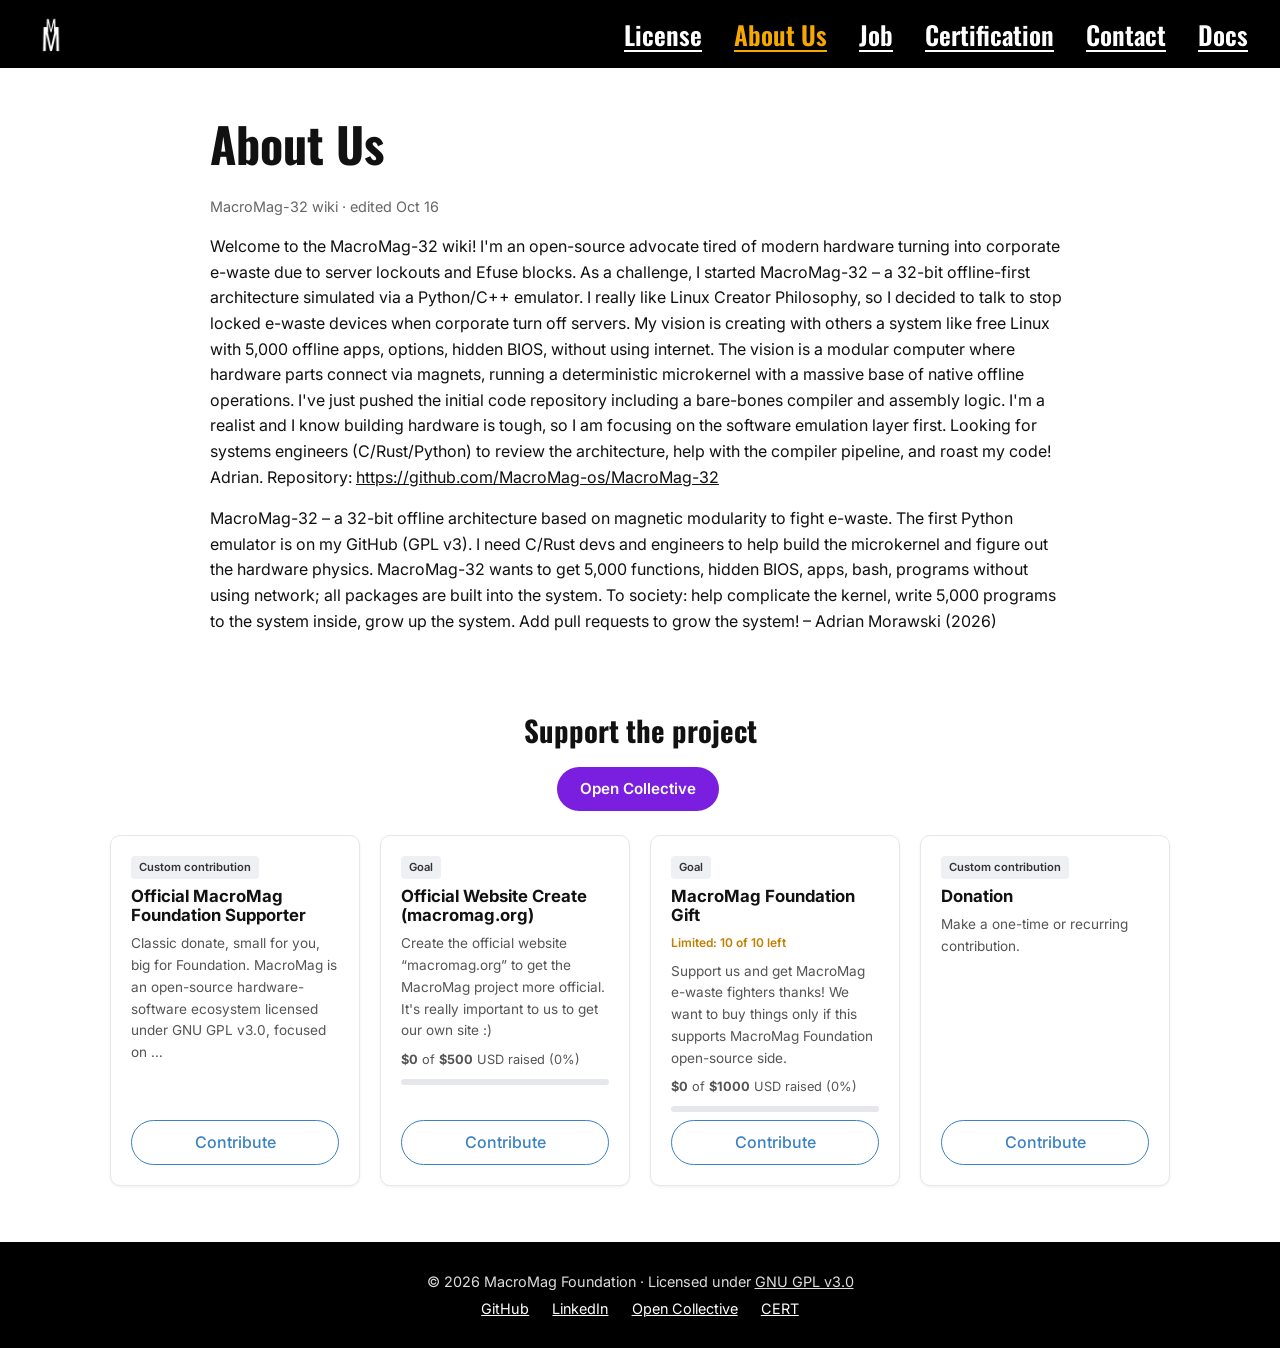
<file: about.html>
<!DOCTYPE html>
<html lang="en">
<head>
<meta charset="UTF-8">
<meta name="viewport" content="width=device-width, initial-scale=1">
<title>About Us - MacroMag Foundation</title>
<meta name="description" content="About MacroMag-32 and the MacroMag Foundation.">
<link rel="preconnect" href="https://fonts.googleapis.com">
<link rel="preconnect" href="https://fonts.gstatic.com" crossorigin>
<link href="https://fonts.googleapis.com/css2?family=Oswald:wght@400;500;600;700&family=Inter:wght@400;500;600&display=swap" rel="stylesheet">
<link rel="stylesheet" href="style.css">
</head>
<body>
<header class="topbar">
  <a class="brand" href="index.html" aria-label="MacroMag Foundation - home"><img src="logo.png" alt="MacroMag OS" style="height: 36px; width: auto; display: block;"></a>
  <button class="menu-btn" id="menuBtn" aria-label="Toggle menu" aria-expanded="false" aria-controls="mainNav"><span></span><span></span><span></span></button>
  <nav id="mainNav" aria-label="Main">
    <ul><li><a href="license.html">License</a></li><li><a href="about.html" aria-current="page">About Us</a></li><li><a href="job.html">Job</a></li><li><a href="certification.html">Certification</a></li><li><a href="contact.html">Contact</a></li><li><a href="docs.html">Docs</a></li></ul>
  </nav>
</header>
<main>
<section class="doc">
  <h1>About Us</h1>
  <p class="meta">MacroMag-32 wiki &middot; edited Oct 16</p>
  <p>Welcome to the MacroMag-32 wiki! I'm an open-source advocate tired of modern hardware turning into corporate e-waste due to server lockouts and Efuse blocks. As a challenge, I started MacroMag-32 &ndash; a 32-bit offline-first architecture simulated via a Python/C++ emulator. I really like Linux Creator Philosophy, so I decided to talk to stop locked e-waste devices when corporate turn off servers. My vision is creating with others a system like free Linux with 5,000 offline apps, options, hidden BIOS, without using internet. The vision is a modular computer where hardware parts connect via magnets, running a deterministic microkernel with a massive base of native offline operations. I've just pushed the initial code repository including a bare-bones compiler and assembly logic. I'm a realist and I know building hardware is tough, so I am focusing on the software emulation layer first. Looking for systems engineers (C/Rust/Python) to review the architecture, help with the compiler pipeline, and roast my code! Adrian. Repository: <a href="https://github.com/MacroMag-os/MacroMag-32" target="_blank" rel="noopener">https://github.com/MacroMag-os/MacroMag-32</a></p>
  <p>MacroMag-32 &ndash; a 32-bit offline architecture based on magnetic modularity to fight e-waste. The first Python emulator is on my GitHub (GPL v3). I need C/Rust devs and engineers to help build the microkernel and figure out the hardware physics. MacroMag-32 wants to get 5,000 functions, hidden BIOS, apps, bash, programs without using network; all packages are built into the system. To society: help complicate the kernel, write 5,000 programs to the system inside, grow up the system. Add pull requests to grow the system! &ndash; Adrian Morawski (2026)</p>
</section>

<section class="support">
  <h2>Support the project</h2>
  <p class="center"><a class="btn btn-purple" href="https://opencollective.com/macromag" target="_blank" rel="noopener">Open Collective</a></p>
  <div class="tiers">
    <article class="tier"><span class="tag">Custom contribution</span><h3>Official MacroMag Foundation Supporter</h3><p>Classic donate, small for you, big for Foundation. MacroMag is an open-source hardware-software ecosystem licensed under GNU GPL v3.0, focused on &hellip;</p><a class="btn-outline" href="https://opencollective.com/macromag" target="_blank" rel="noopener">Contribute</a></article>
    <article class="tier"><span class="tag">Goal</span><h3>Official Website Create (macromag.org)</h3><p>Create the official website &ldquo;macromag.org&rdquo; to get the MacroMag project more official. It's really important to us to get our own site :)</p><p class="progress"><strong>$0</strong> of <strong>$500</strong> USD raised (0%)</p><div class="bar"><i style="width:0%"></i></div><a class="btn-outline" href="https://opencollective.com/macromag" target="_blank" rel="noopener">Contribute</a></article>
    <article class="tier"><span class="tag">Goal</span><h3>MacroMag Foundation Gift</h3><p class="limit">Limited: 10 of 10 left</p><p>Support us and get MacroMag e-waste fighters thanks! We want to buy things only if this supports MacroMag Foundation open-source side.</p><p class="progress"><strong>$0</strong> of <strong>$1000</strong> USD raised (0%)</p><div class="bar"><i style="width:0%"></i></div><a class="btn-outline" href="https://opencollective.com/macromag" target="_blank" rel="noopener">Contribute</a></article>
    <article class="tier"><span class="tag">Custom contribution</span><h3>Donation</h3><p>Make a one-time or recurring contribution.</p><a class="btn-outline" href="https://opencollective.com/macromag" target="_blank" rel="noopener">Contribute</a></article>
  </div>
</section>

</main>
<footer class="footer">
  <p>&copy; 2026 MacroMag Foundation &middot; Licensed under <a href="license.html">GNU GPL v3.0</a></p>
  <p class="foot-links"><a href="https://github.com/MacroMag-os/MacroMag-32" target="_blank" rel="noopener">GitHub</a> <a href="https://linkedin.com/company/macromag" target="_blank" rel="noopener">LinkedIn</a> <a href="https://opencollective.com/macromag" target="_blank" rel="noopener">Open Collective</a> <a href="https://macromag.my.canva.site/cert" target="_blank" rel="noopener">CERT</a></p>
</footer>
<script src="script.js"></script>

</body>
</html>
</file>
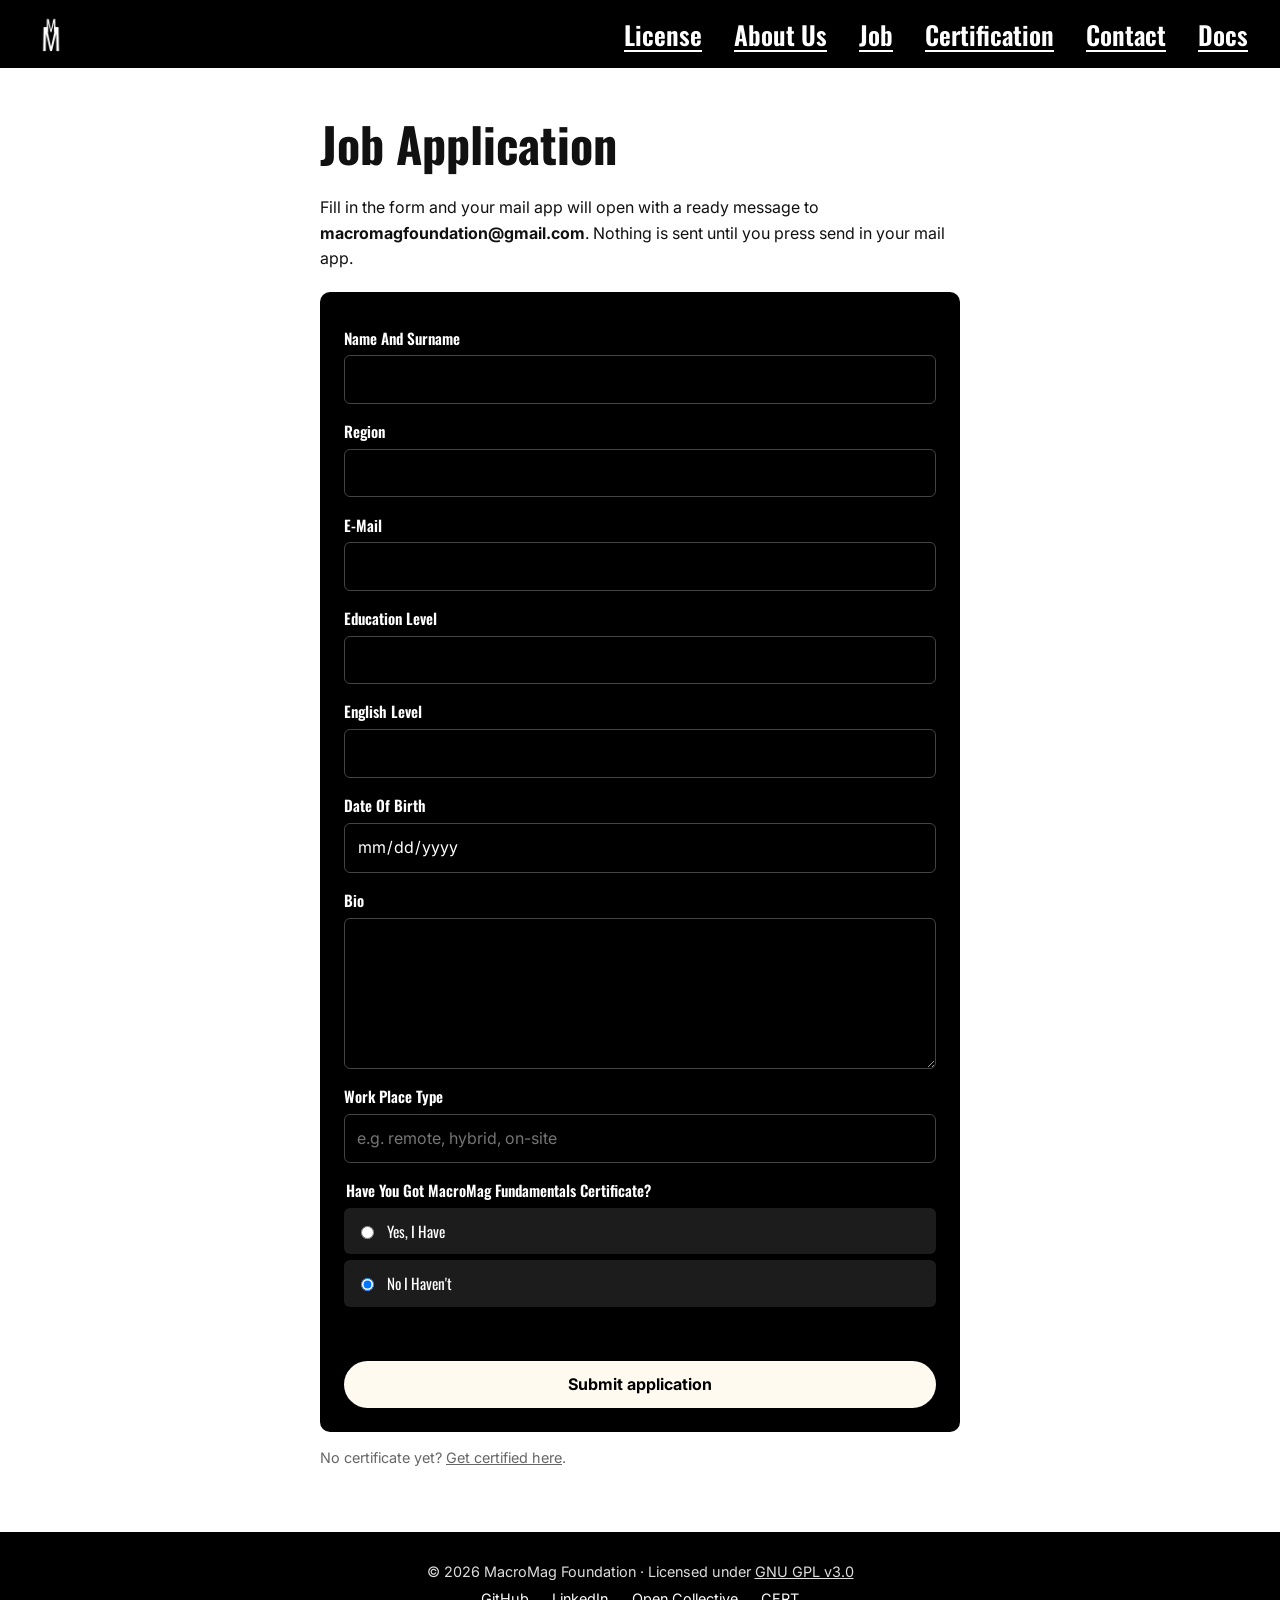
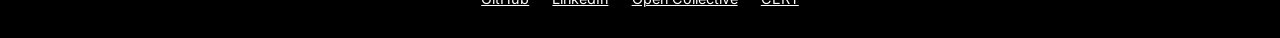
<file: apply.html>
<!DOCTYPE html>
<html lang="en">
<head>
<meta charset="UTF-8">
<meta name="viewport" content="width=device-width, initial-scale=1">
<title>Job Application - MacroMag Foundation</title>
<meta name="description" content="Apply to contribute to MacroMag Foundation.">
<link rel="preconnect" href="https://fonts.googleapis.com">
<link rel="preconnect" href="https://fonts.gstatic.com" crossorigin>
<link href="https://fonts.googleapis.com/css2?family=Oswald:wght@400;500;600;700&family=Inter:wght@400;500;600&display=swap" rel="stylesheet">
<link rel="stylesheet" href="style.css">
</head>
<body>
<header class="topbar">
  <a class="brand" href="index.html" aria-label="MacroMag Foundation - home"><img src="logo.png" alt="MacroMag OS" style="height: 36px; width: auto; display: block;"></a>
  <button class="menu-btn" id="menuBtn" aria-label="Toggle menu" aria-expanded="false" aria-controls="mainNav"><span></span><span></span><span></span></button>
  <nav id="mainNav" aria-label="Main">
    <ul><li><a href="license.html">License</a></li><li><a href="about.html">About Us</a></li><li><a href="job.html">Job</a></li><li><a href="certification.html">Certification</a></li><li><a href="contact.html">Contact</a></li><li><a href="docs.html">Docs</a></li></ul>
  </nav>
</header>
<main>
<section class="doc narrow">
  <h1>Job Application</h1>
  <p>Fill in the form and your mail app will open with a ready message to <strong>macromagfoundation@gmail.com</strong>. Nothing is sent until you press send in your mail app.</p>
  <form id="applyForm" class="form" novalidate>
    <label for="f-name">Name And Surname</label>
    <input id="f-name" name="name" type="text" required autocomplete="name">

    <label for="f-region">Region</label>
    <input id="f-region" name="region" type="text" autocomplete="country-name">

    <label for="f-email">E-Mail</label>
    <input id="f-email" name="email" type="email" required autocomplete="email">

    <label for="f-edu">Education Level</label>
    <input id="f-edu" name="education" type="text">

    <label for="f-eng">English Level</label>
    <input id="f-eng" name="english" type="text">

    <label for="f-dob">Date Of Birth</label>
    <input id="f-dob" name="dob" type="date" autocomplete="bday">

    <label for="f-bio">Bio</label>
    <textarea id="f-bio" name="bio" rows="5"></textarea>

    <label for="f-work">Work Place Type</label>
    <input id="f-work" name="work" type="text" placeholder="e.g. remote, hybrid, on-site">

    <fieldset>
      <legend>Have You Got MacroMag Fundamentals Certificate?</legend>
      <label class="check"><input type="radio" name="cert" value="Yes, I Have"> Yes, I Have</label>
      <label class="check"><input type="radio" name="cert" value="No I Haven't" checked> No I Haven't</label>
    </fieldset>

    <p id="formMsg" class="form-msg" role="status"></p>
    <button type="submit" class="submit">Submit application</button>
  </form>
  <p class="small">No certificate yet? <a href="certification.html">Get certified here</a>.</p>
</section>

</main>
<footer class="footer">
  <p>&copy; 2026 MacroMag Foundation &middot; Licensed under <a href="license.html">GNU GPL v3.0</a></p>
  <p class="foot-links"><a href="https://github.com/MacroMag-os/MacroMag-32" target="_blank" rel="noopener">GitHub</a> <a href="https://linkedin.com/company/macromag" target="_blank" rel="noopener">LinkedIn</a> <a href="https://opencollective.com/macromag" target="_blank" rel="noopener">Open Collective</a> <a href="https://macromag.my.canva.site/cert" target="_blank" rel="noopener">CERT</a></p>
</footer>
<script src="script.js"></script>

</body>
</html>
</file>
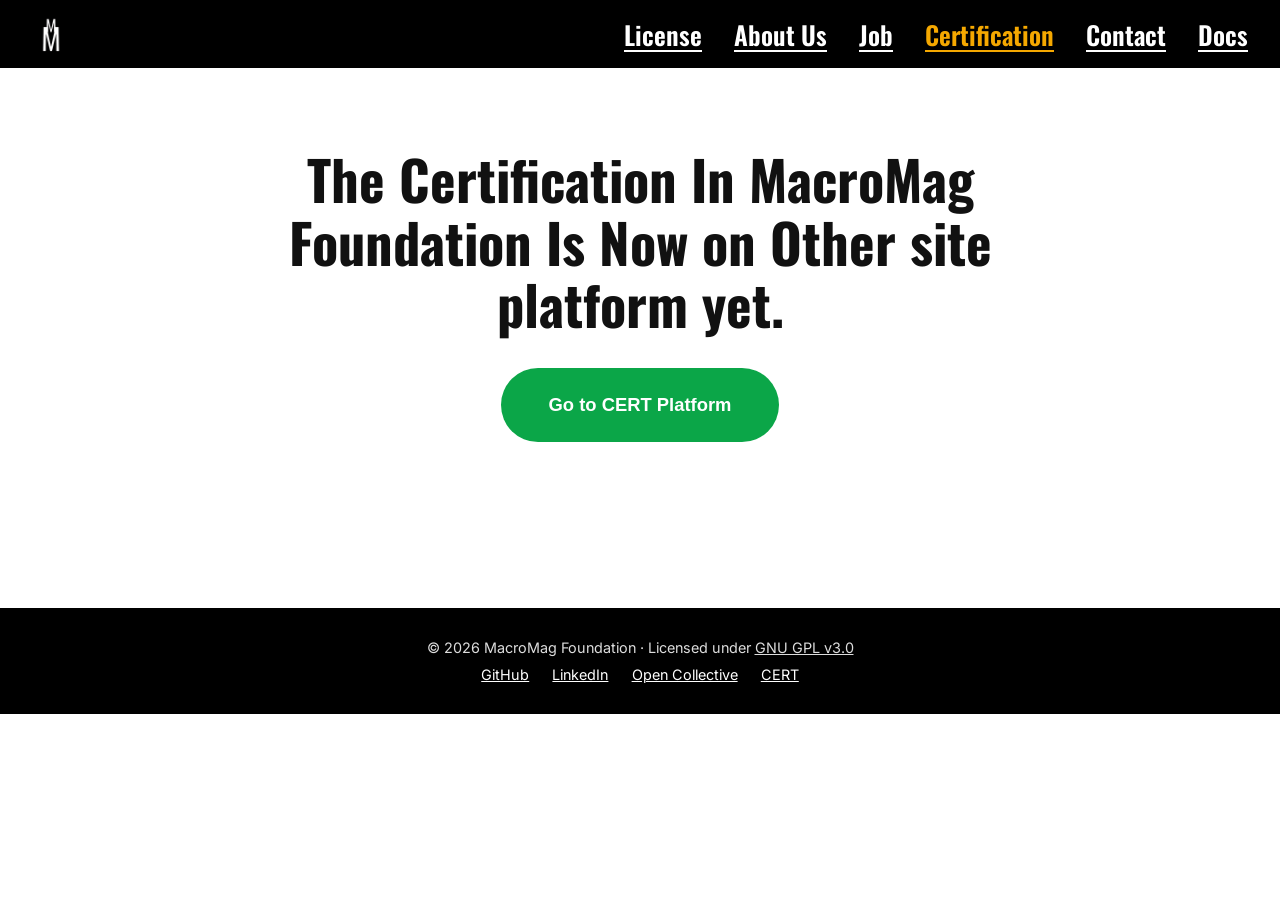
<file: certification.html>
<!DOCTYPE html>
<html lang="en">
<head>
<meta charset="UTF-8">
<meta name="viewport" content="width=device-width, initial-scale=1">
<title>Certification - MacroMag Foundation</title>
<meta name="description" content="MacroMag Foundation certification platform.">
<link rel="preconnect" href="https://fonts.googleapis.com">
<link rel="preconnect" href="https://fonts.gstatic.com" crossorigin>
<link href="https://fonts.googleapis.com/css2?family=Oswald:wght@400;500;600;700&family=Inter:wght@400;500;600&display=swap" rel="stylesheet">
<link rel="stylesheet" href="style.css">
</head>
<body>
<header class="topbar">
  <a class="brand" href="index.html" aria-label="MacroMag Foundation - home"><img src="logo.png" alt="MacroMag OS" style="height: 36px; width: auto; display: block;"></a>
  <button class="menu-btn" id="menuBtn" aria-label="Toggle menu" aria-expanded="false" aria-controls="mainNav"><span></span><span></span><span></span></button>
  <nav id="mainNav" aria-label="Main">
    <ul><li><a href="license.html">License</a></li><li><a href="about.html">About Us</a></li><li><a href="job.html">Job</a></li><li><a href="certification.html" aria-current="page">Certification</a></li><li><a href="contact.html">Contact</a></li><li><a href="docs.html">Docs</a></li></ul>
  </nav>
</header>
<main>
<section class="center-page">
  <h1>The Certification In MacroMag Foundation Is Now on Other site platform yet.</h1>
  <a class="btn-green" href="https://macromag.my.canva.site/cert" target="_blank" rel="noopener">Go to CERT Platform</a>
</section>

</main>
<footer class="footer">
  <p>&copy; 2026 MacroMag Foundation &middot; Licensed under <a href="license.html">GNU GPL v3.0</a></p>
  <p class="foot-links"><a href="https://github.com/MacroMag-os/MacroMag-32" target="_blank" rel="noopener">GitHub</a> <a href="https://linkedin.com/company/macromag" target="_blank" rel="noopener">LinkedIn</a> <a href="https://opencollective.com/macromag" target="_blank" rel="noopener">Open Collective</a> <a href="https://macromag.my.canva.site/cert" target="_blank" rel="noopener">CERT</a></p>
</footer>
<script src="script.js"></script>

</body>
</html>
</file>
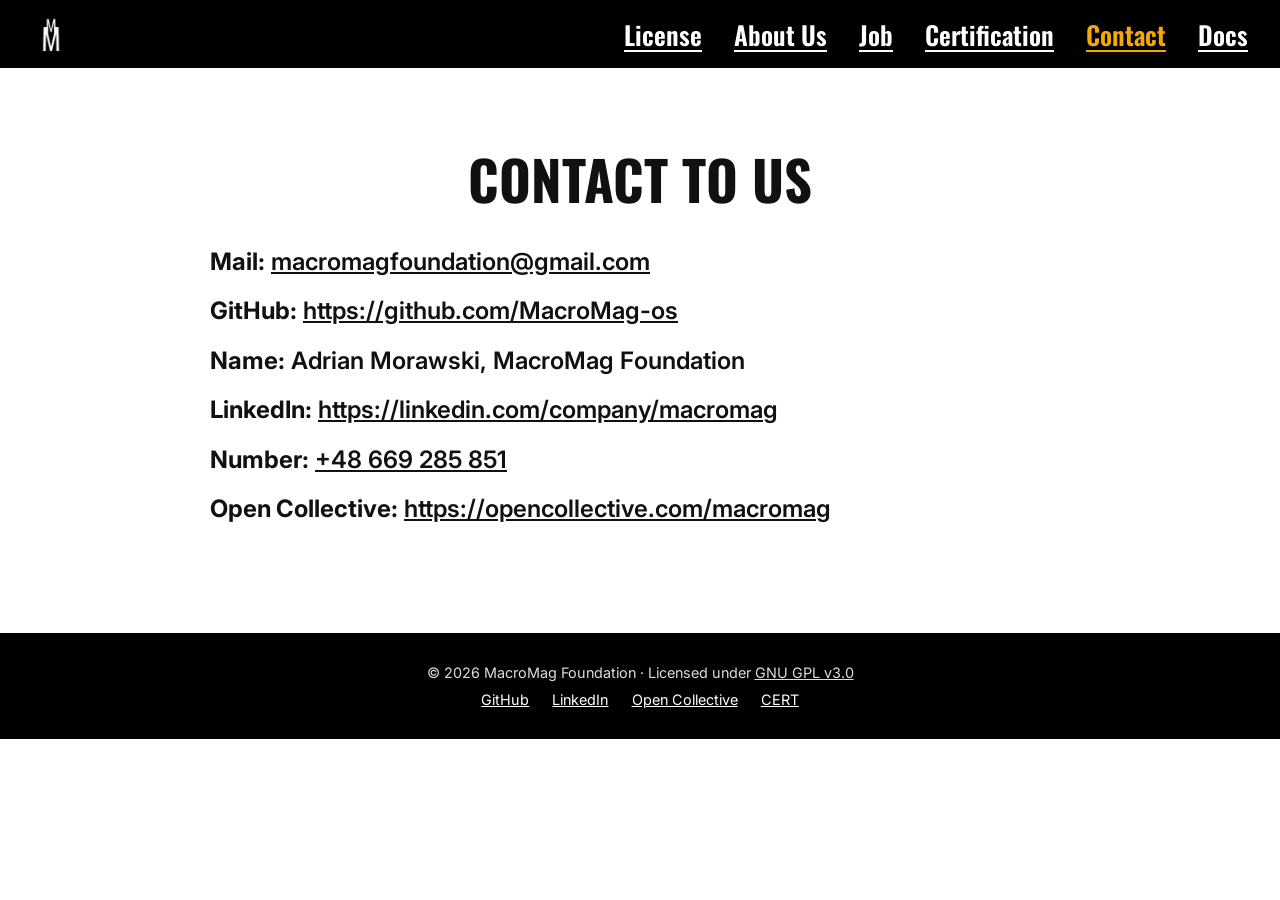
<file: contact.html>
<!DOCTYPE html>
<html lang="en">
<head>
<meta charset="UTF-8">
<meta name="viewport" content="width=device-width, initial-scale=1">
<title>Contact - MacroMag Foundation</title>
<meta name="description" content="Contact the MacroMag Foundation.">
<link rel="preconnect" href="https://fonts.googleapis.com">
<link rel="preconnect" href="https://fonts.gstatic.com" crossorigin>
<link href="https://fonts.googleapis.com/css2?family=Oswald:wght@400;500;600;700&family=Inter:wght@400;500;600&display=swap" rel="stylesheet">
<link rel="stylesheet" href="style.css">
</head>
<body>
<header class="topbar">
  <a class="brand" href="index.html" aria-label="MacroMag Foundation - home"><img src="logo.png" alt="MacroMag OS" style="height: 36px; width: auto; display: block;"></a>
  <button class="menu-btn" id="menuBtn" aria-label="Toggle menu" aria-expanded="false" aria-controls="mainNav"><span></span><span></span><span></span></button>
  <nav id="mainNav" aria-label="Main">
    <ul><li><a href="license.html">License</a></li><li><a href="about.html">About Us</a></li><li><a href="job.html">Job</a></li><li><a href="certification.html">Certification</a></li><li><a href="contact.html" aria-current="page">Contact</a></li><li><a href="docs.html">Docs</a></li></ul>
  </nav>
</header>
<main>
<section class="center-page left">
  <h1>CONTACT TO US</h1>
  <ul class="contact-list">
    <li><strong>Mail:</strong> <a href="mailto:macromagfoundation@gmail.com">macromagfoundation@gmail.com</a></li>
    <li><strong>GitHub:</strong> <a href="https://github.com/MacroMag-os" target="_blank" rel="noopener">https://github.com/MacroMag-os</a></li>
    <li><strong>Name:</strong> Adrian Morawski, MacroMag Foundation</li>
    <li><strong>LinkedIn:</strong> <a href="https://linkedin.com/company/macromag" target="_blank" rel="noopener">https://linkedin.com/company/macromag</a></li>
    <li><strong>Number:</strong> <a href="tel:+48669285851">+48 669 285 851</a></li>
    <li><strong>Open Collective:</strong> <a href="https://opencollective.com/macromag" target="_blank" rel="noopener">https://opencollective.com/macromag</a></li>
  </ul>
</section>

</main>
<footer class="footer">
  <p>&copy; 2026 MacroMag Foundation &middot; Licensed under <a href="license.html">GNU GPL v3.0</a></p>
  <p class="foot-links"><a href="https://github.com/MacroMag-os/MacroMag-32" target="_blank" rel="noopener">GitHub</a> <a href="https://linkedin.com/company/macromag" target="_blank" rel="noopener">LinkedIn</a> <a href="https://opencollective.com/macromag" target="_blank" rel="noopener">Open Collective</a> <a href="https://macromag.my.canva.site/cert" target="_blank" rel="noopener">CERT</a></p>
</footer>
<script src="script.js"></script>

</body>
</html>
</file>
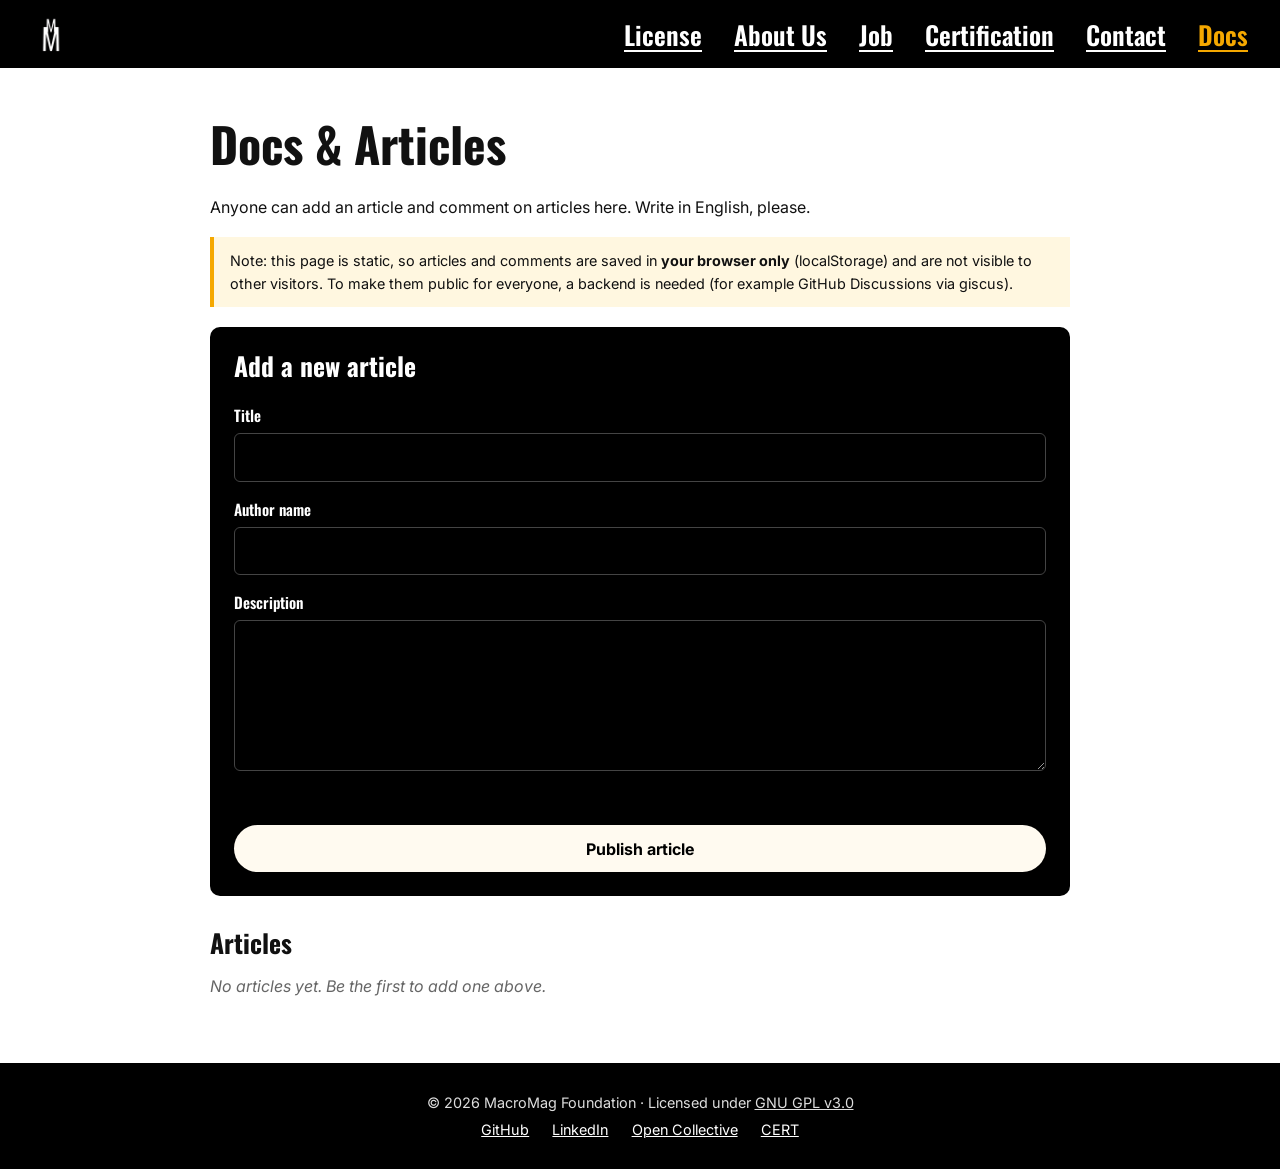
<file: docs.html>
<!DOCTYPE html>
<html lang="en">
<head>
<meta charset="UTF-8">
<meta name="viewport" content="width=device-width, initial-scale=1">
<title>Docs - MacroMag Foundation</title>
<meta name="description" content="Articles and comments from the MacroMag community.">
<link rel="preconnect" href="https://fonts.googleapis.com">
<link rel="preconnect" href="https://fonts.gstatic.com" crossorigin>
<link href="https://fonts.googleapis.com/css2?family=Oswald:wght@400;500;600;700&family=Inter:wght@400;500;600&display=swap" rel="stylesheet">
<link rel="stylesheet" href="style.css">
</head>
<body>
<header class="topbar">
  <a class="brand" href="index.html" aria-label="MacroMag Foundation - home"><img src="logo.png" alt="MacroMag OS" style="height: 36px; width: auto; display: block;"></a>
  <button class="menu-btn" id="menuBtn" aria-label="Toggle menu" aria-expanded="false" aria-controls="mainNav"><span></span><span></span><span></span></button>
  <nav id="mainNav" aria-label="Main">
    <ul><li><a href="license.html">License</a></li><li><a href="about.html">About Us</a></li><li><a href="job.html">Job</a></li><li><a href="certification.html">Certification</a></li><li><a href="contact.html">Contact</a></li><li><a href="docs.html" aria-current="page">Docs</a></li></ul>
  </nav>
</header>
<main>
<section class="doc">
  <h1>Docs &amp; Articles</h1>
  <p>Anyone can add an article and comment on articles here. Write in English, please.</p>
  <p class="notice">Note: this page is static, so articles and comments are saved in <strong>your browser only</strong> (localStorage) and are not visible to other visitors. To make them public for everyone, a backend is needed (for example GitHub Discussions via giscus).</p>

  <form id="articleForm" class="form" novalidate>
    <h2>Add a new article</h2>
    <label for="a-title">Title</label>
    <input id="a-title" type="text" maxlength="120" required>
    <label for="a-author">Author name</label>
    <input id="a-author" type="text" maxlength="60" required>
    <label for="a-desc">Description</label>
    <textarea id="a-desc" rows="5" maxlength="3000" required></textarea>
    <p id="articleMsg" class="form-msg" role="status"></p>
    <button type="submit" class="submit">Publish article</button>
  </form>

  <h2>Articles</h2>
  <div id="articles" aria-live="polite"></div>
</section>

</main>
<footer class="footer">
  <p>&copy; 2026 MacroMag Foundation &middot; Licensed under <a href="license.html">GNU GPL v3.0</a></p>
  <p class="foot-links"><a href="https://github.com/MacroMag-os/MacroMag-32" target="_blank" rel="noopener">GitHub</a> <a href="https://linkedin.com/company/macromag" target="_blank" rel="noopener">LinkedIn</a> <a href="https://opencollective.com/macromag" target="_blank" rel="noopener">Open Collective</a> <a href="https://macromag.my.canva.site/cert" target="_blank" rel="noopener">CERT</a></p>
</footer>
<script src="script.js"></script>

</body>
</html>
</file>
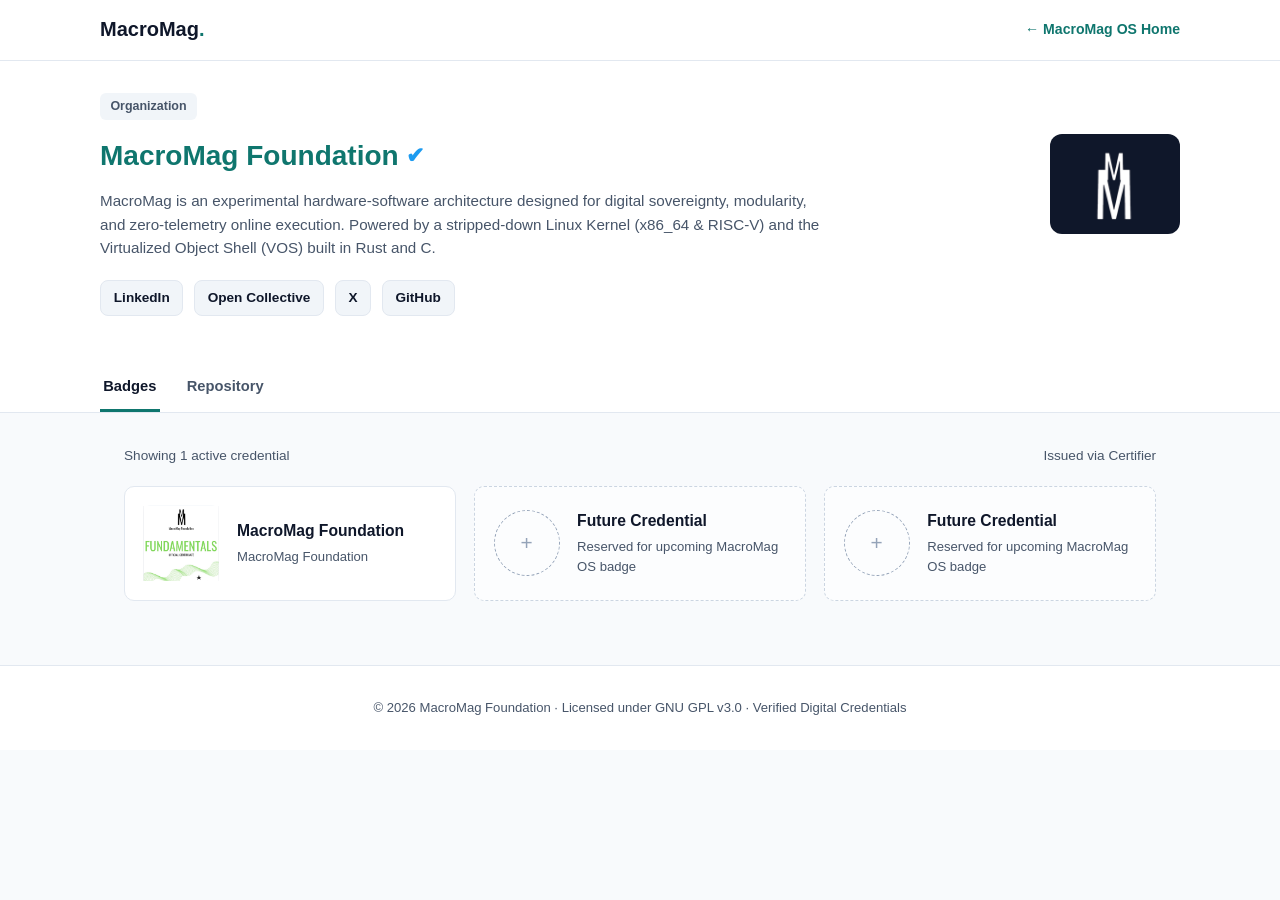
<file: info.html>
<!DOCTYPE html>
<html lang="en">
<head>
  <meta charset="UTF-8" />
  <meta name="viewport" content="width=device-width, initial-scale=1.0" />
  <title>MacroMag Foundation – Official Issuer Directory</title>
  <meta property="og:title" content="MacroMag Foundation – Official Digital Credentials" />
  <meta property="og:description" content="MacroMag is an experimental hardware-software architecture designed for digital sovereignty, modularity, and zero-telemetry online execution." />
  <meta property="og:url" content="https://macromag-os.github.io" />
  <meta property="og:image" content="https://macromag-os.github.io" />
  <meta property="og:type" content="website" />
  <style>
    :root { --bg-page: #f8fafc; --bg-white: #ffffff; --border-light: #e2e8f0; --text-dark: #0f172a; --text-muted: #475569; --accent-teal: #0f766e; --verified-blue: #1d9bf0; }
    * { box-sizing: border-box; margin: 0; padding: 0; }
    body { font-family: -apple-system, BlinkMacSystemFont, "Segoe UI", Roboto, sans-serif; background: var(--bg-page); color: var(--text-dark); line-height: 1.55; }
    .topbar { background: var(--bg-white); border-bottom: 1px solid var(--border-light); padding: 0.9rem 1.5rem; }
    .topbar-inner { max-width: 1080px; margin: 0 auto; display: flex; justify-content: space-between; align-items: center; }
    .brand-logo { font-weight: 800; font-size: 1.25rem; color: var(--text-dark); text-decoration: none; }
    .brand-logo span { color: var(--accent-teal); }
    .back-link { font-size: 0.88rem; color: var(--accent-teal); text-decoration: none; font-weight: 600; }
    .org-header-wrapper { background: var(--bg-white); border-bottom: 1px solid var(--border-light); padding: 2rem 1.5rem 0; }
    .org-header { max-width: 1080px; margin: 0 auto; }
    .org-pill { display: inline-block; background: #f1f5f9; color: var(--text-muted); font-size: 0.78rem; font-weight: 600; padding: 0.25rem 0.65rem; border-radius: 6px; margin-bottom: 0.85rem; }
    .org-main-row { display: flex; justify-content: space-between; align-items: flex-start; gap: 1.5rem; margin-bottom: 1.5rem; flex-wrap: wrap; }
    .org-text-col { flex: 1; min-width: 260px; max-width: 720px; }
    .org-title { display: flex; align-items: center; gap: 0.45rem; font-size: 1.75rem; font-weight: 700; color: var(--accent-teal); margin-bottom: 0.75rem; }
    .verified-icon { color: var(--verified-blue); font-size: 1.35rem; }
    .org-desc { font-size: 0.95rem; color: var(--text-muted); margin-bottom: 1.25rem; }
    .social-row { display: flex; flex-wrap: wrap; gap: 0.65rem; margin-bottom: 1.5rem; }
    .social-row a { color: var(--text-dark); text-decoration: none; font-size: 0.85rem; font-weight: 600; padding: 0.4rem 0.8rem; border-radius: 8px; background: #f1f5f9; border: 1px solid var(--border-light); }
    .social-row a:hover { background: var(--accent-teal); color: #fff; }
    .org-emblem { width: 130px; height: 100px; border-radius: 12px; display: flex; align-items: center; justify-content: center; background: #0f172a; padding: 0.8rem; }
    .org-emblem img { max-width: 100%; max-height: 100%; object-fit: contain; }
    .tabs-bar { display: flex; gap: 1.5rem; }
    .tab-item { padding: 0.7rem 0.2rem; font-size: 0.92rem; font-weight: 600; color: var(--text-muted); border-bottom: 3px solid transparent; text-decoration: none; }
    .tab-item.active { color: var(--text-dark); border-bottom-color: var(--accent-teal); }
    .catalog-section { max-width: 1080px; margin: 2rem auto 4rem; padding: 0 1.5rem; }
    .catalog-meta { display: flex; justify-content: space-between; margin-bottom: 1.25rem; font-size: 0.85rem; color: var(--text-muted); }
    .badges-grid { display: grid; grid-template-columns: repeat(auto-fill, minmax(290px, 1fr)); gap: 1.15rem; }
    .badge-tile { background: var(--bg-white); border: 1px solid var(--border-light); border-radius: 10px; padding: 1.15rem; display: flex; align-items: center; gap: 1.1rem; }
    .badge-thumb { width: 76px; height: 76px; flex-shrink: 0; display: flex; align-items: center; justify-content: center; border-radius: 8px; background: #f8fafc; }
    .badge-thumb img { max-width: 100%; max-height: 100%; object-fit: contain; }
    .badge-details h3 { font-size: 0.98rem; font-weight: 600; margin-bottom: 0.2rem; }
    .badge-details p { font-size: 0.82rem; color: var(--text-muted); }
    .badge-tile.placeholder { background: rgba(255,255,255,0.6); border: 1px dashed #cbd5e1; }
    .placeholder-circle { width: 66px; height: 66px; border-radius: 50%; border: 1px dashed #94a3b8; display: flex; align-items: center; justify-content: center; color: #94a3b8; font-size: 1.3rem; flex-shrink: 0; }
    footer { text-align: center; padding: 2rem 1rem; font-size: 0.82rem; color: var(--text-muted); border-top: 1px solid var(--border-light); background: var(--bg-white); }
  </style>
</head>
<body>
  <div class="topbar">
    <div class="topbar-inner">
      <a href="https://macromag-os.github.io" class="brand-logo">MacroMag<span>.</span></a>
      <a href="https://macromag-os.github.io" class="back-link">← MacroMag OS Home</a>
    </div>
  </div>

  <section class="org-header-wrapper">
    <div class="org-header">
      <div class="org-pill">Organization</div>
      <div class="org-main-row">
        <div class="org-text-col">
          <h1 class="org-title">MacroMag Foundation <span class="verified-icon" title="Official Issuer">✔</span></h1>
          <p class="org-desc">MacroMag is an experimental hardware-software architecture designed for digital sovereignty, modularity, and zero-telemetry online execution. Powered by a stripped-down Linux Kernel (x86_64 &amp; RISC-V) and the Virtualized Object Shell (VOS) built in Rust and C.</p>
          <div class="social-row">
            <a href="https://linkedin.com/company/macromag" target="_blank">LinkedIn</a>
            <a href="https://opencollective.com/macromag" target="_blank">Open Collective</a>
            <a href="https://x.com/macromagos" target="_blank">X</a>
            <a href="https://github.com/MacroMag-os" target="_blank">GitHub</a>
          </div>
        </div>
        <div class="org-emblem">
          <img src="logo-mm.png" alt="MacroMag Foundation Logo" />
        </div>
      </div>
      <div class="tabs-bar">
        <a href="#badges" class="tab-item active">Badges</a>
        <a href="https://github.com/Macromag-os/MacroMag-32" target="_blank" class="tab-item">Repository</a>
      </div>
    </div>
  </section>

  <main class="catalog-section" id="badges">
    <div class="catalog-meta">
      <span>Showing 1 active credential</span>
      <span>Issued via Certifier</span>
    </div>
    <div class="badges-grid">
      <article class="badge-tile">
        <div class="badge-thumb">
          <img src="badge-macromag.png" alt="MacroMag Foundation Badge" />
        </div>
        <div class="badge-details">
          <h3>MacroMag Foundation</h3>
          <p>MacroMag Foundation</p>
        </div>
      </article>
      <div class="badge-tile placeholder">
        <div class="placeholder-circle">+</div>
        <div class="badge-details">
          <h3>Future Credential</h3>
          <p>Reserved for upcoming MacroMag OS badge</p>
        </div>
      </div>
      <div class="badge-tile placeholder">
        <div class="placeholder-circle">+</div>
        <div class="badge-details">
          <h3>Future Credential</h3>
          <p>Reserved for upcoming MacroMag OS badge</p>
        </div>
      </div>
    </div>
  </main>

  <footer>
    © 2026 MacroMag Foundation · Licensed under GNU GPL v3.0 · Verified Digital Credentials
  </footer>
</body>
</html>
</file>
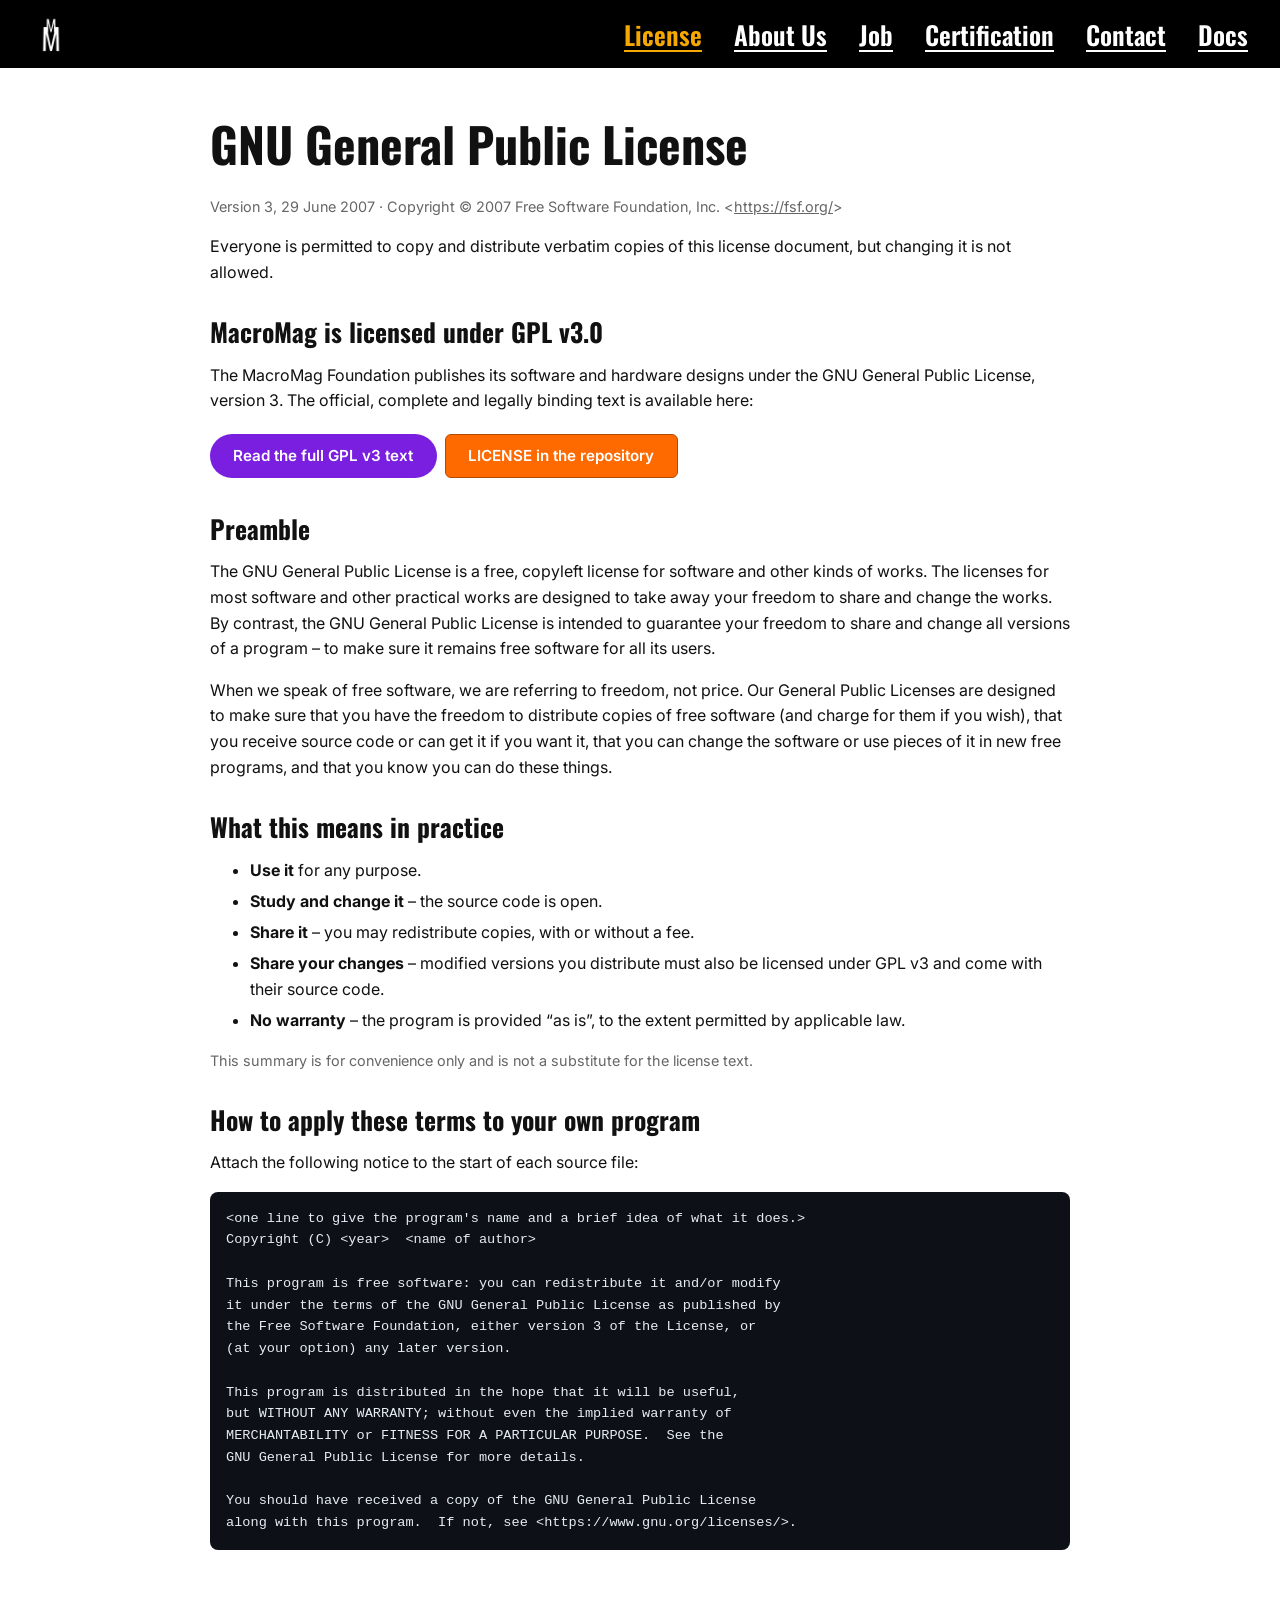
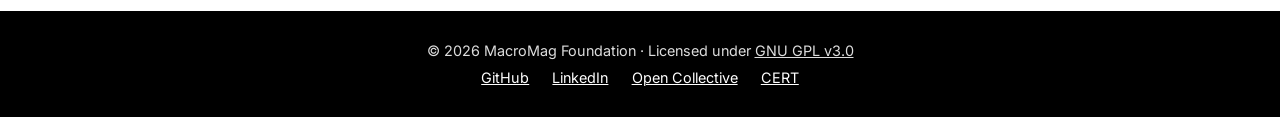
<file: license.html>
<!DOCTYPE html>
<html lang="en">
<head>
<meta charset="UTF-8">
<meta name="viewport" content="width=device-width, initial-scale=1">
<title>License - MacroMag Foundation</title>
<meta name="description" content="MacroMag is licensed under the GNU General Public License v3.0.">
<link rel="preconnect" href="https://fonts.googleapis.com">
<link rel="preconnect" href="https://fonts.gstatic.com" crossorigin>
<link href="https://fonts.googleapis.com/css2?family=Oswald:wght@400;500;600;700&family=Inter:wght@400;500;600&display=swap" rel="stylesheet">
<link rel="stylesheet" href="style.css">
</head>
<body>
<header class="topbar">
  <a class="brand" href="index.html" aria-label="MacroMag Foundation - home"><img src="logo.png" alt="MacroMag OS" style="height: 36px; width: auto; display: block;"></a>
  <button class="menu-btn" id="menuBtn" aria-label="Toggle menu" aria-expanded="false" aria-controls="mainNav"><span></span><span></span><span></span></button>
  <nav id="mainNav" aria-label="Main">
    <ul><li><a href="license.html" aria-current="page">License</a></li><li><a href="about.html">About Us</a></li><li><a href="job.html">Job</a></li><li><a href="certification.html">Certification</a></li><li><a href="contact.html">Contact</a></li><li><a href="docs.html">Docs</a></li></ul>
  </nav>
</header>
<main>
<section class="doc">
  <h1>GNU General Public License</h1>
  <p class="meta">Version 3, 29 June 2007 &middot; Copyright &copy; 2007 Free Software Foundation, Inc. &lt;<a href="https://fsf.org/" target="_blank" rel="noopener">https://fsf.org/</a>&gt;</p>
  <p>Everyone is permitted to copy and distribute verbatim copies of this license document, but changing it is not allowed.</p>

  <h2>MacroMag is licensed under GPL v3.0</h2>
  <p>The MacroMag Foundation publishes its software and hardware designs under the GNU General Public License, version 3. The official, complete and legally binding text is available here:</p>
  <p><a class="btn btn-purple" href="https://www.gnu.org/licenses/gpl-3.0.html" target="_blank" rel="noopener">Read the full GPL v3 text</a> <a class="btn btn-orange" href="https://github.com/MacroMag-os/MacroMag-32/blob/main/LICENSE" target="_blank" rel="noopener">LICENSE in the repository</a></p>

  <h2>Preamble</h2>
  <p>The GNU General Public License is a free, copyleft license for software and other kinds of works. The licenses for most software and other practical works are designed to take away your freedom to share and change the works. By contrast, the GNU General Public License is intended to guarantee your freedom to share and change all versions of a program &ndash; to make sure it remains free software for all its users.</p>
  <p>When we speak of free software, we are referring to freedom, not price. Our General Public Licenses are designed to make sure that you have the freedom to distribute copies of free software (and charge for them if you wish), that you receive source code or can get it if you want it, that you can change the software or use pieces of it in new free programs, and that you know you can do these things.</p>

  <h2>What this means in practice</h2>
  <ul>
    <li><strong>Use it</strong> for any purpose.</li>
    <li><strong>Study and change it</strong> &ndash; the source code is open.</li>
    <li><strong>Share it</strong> &ndash; you may redistribute copies, with or without a fee.</li>
    <li><strong>Share your changes</strong> &ndash; modified versions you distribute must also be licensed under GPL v3 and come with their source code.</li>
    <li><strong>No warranty</strong> &ndash; the program is provided &ldquo;as is&rdquo;, to the extent permitted by applicable law.</li>
  </ul>
  <p class="small">This summary is for convenience only and is not a substitute for the license text.</p>

  <h2>How to apply these terms to your own program</h2>
  <p>Attach the following notice to the start of each source file:</p>
  <pre><code>&lt;one line to give the program's name and a brief idea of what it does.&gt;
Copyright (C) &lt;year&gt;  &lt;name of author&gt;

This program is free software: you can redistribute it and/or modify
it under the terms of the GNU General Public License as published by
the Free Software Foundation, either version 3 of the License, or
(at your option) any later version.

This program is distributed in the hope that it will be useful,
but WITHOUT ANY WARRANTY; without even the implied warranty of
MERCHANTABILITY or FITNESS FOR A PARTICULAR PURPOSE.  See the
GNU General Public License for more details.

You should have received a copy of the GNU General Public License
along with this program.  If not, see &lt;https://www.gnu.org/licenses/&gt;.</code></pre>
</section>

</main>
<footer class="footer">
  <p>&copy; 2026 MacroMag Foundation &middot; Licensed under <a href="license.html">GNU GPL v3.0</a></p>
  <p class="foot-links"><a href="https://github.com/MacroMag-os/MacroMag-32" target="_blank" rel="noopener">GitHub</a> <a href="https://linkedin.com/company/macromag" target="_blank" rel="noopener">LinkedIn</a> <a href="https://opencollective.com/macromag" target="_blank" rel="noopener">Open Collective</a> <a href="https://macromag.my.canva.site/cert" target="_blank" rel="noopener">CERT</a></p>
</footer>
<script src="script.js"></script>

</body>
</html>
</file>
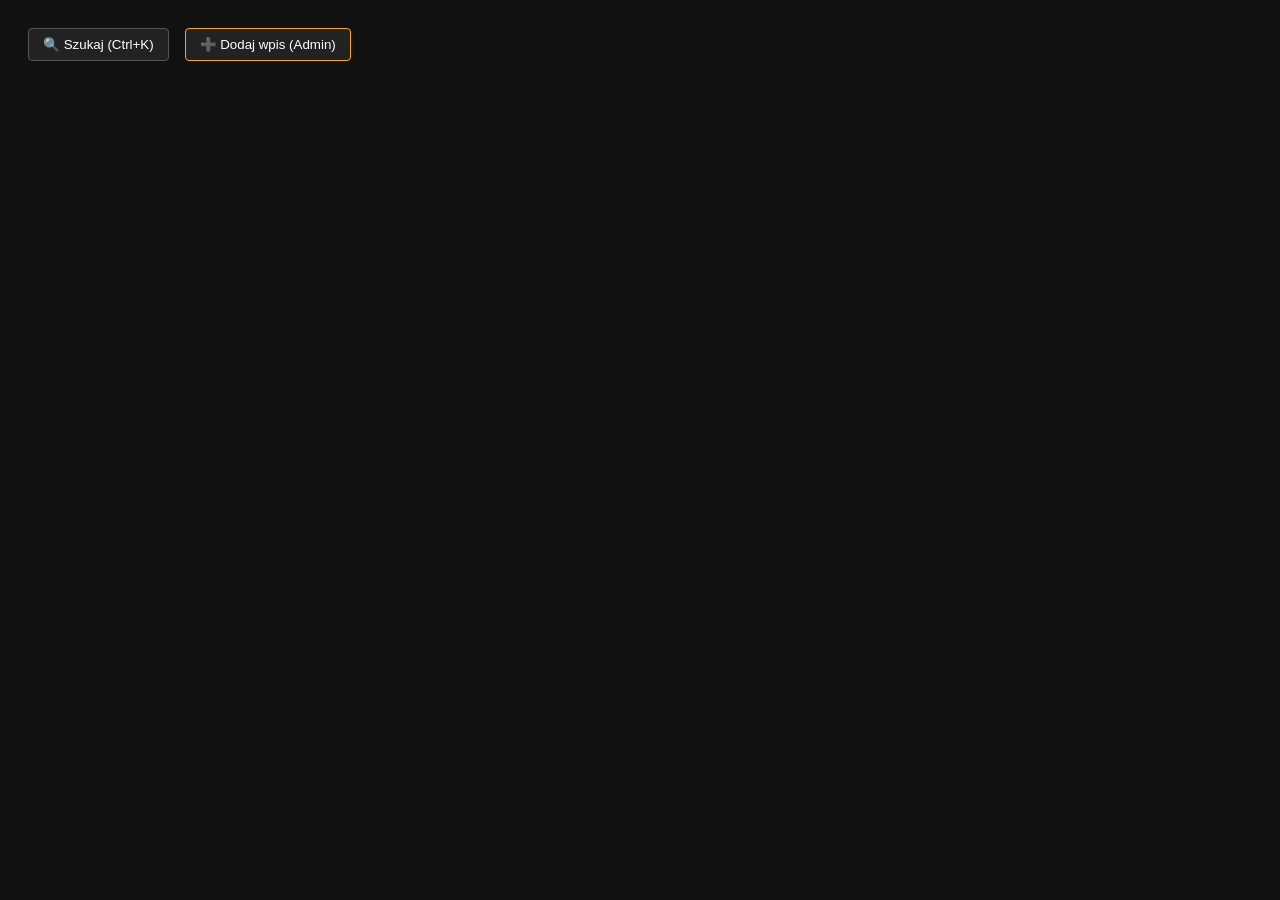
<file: search-demo.html>
<!DOCTYPE html>
<html lang="pl">
<head>
  <meta charset="UTF-8">
  <title>MacroMag OS - Search & Admin Demo</title>
  <style>
    body { background: #111; color: #eee; font-family: monospace; padding: 20px; }
    button { cursor: pointer; background: #222; border: 1px solid #555; color: #fff; padding: 8px 14px; border-radius: 4px; margin-right: 8px; }
    button:hover { border-color: #00ff88; }
    .wynik { border-left: 3px solid #00ff88; padding-left: 10px; margin-top: 15px; }
  </style>
</head>
<body>

  <!-- Pasek akcji -->
  <button type="button" onclick="szukajNaStronie()">🔍 Szukaj (Ctrl+K)</button>
  <button type="button" onclick="dodajWpisPrzezAPI()" style="border-color: #ffaa00;">➕ Dodaj wpis (Admin)</button>

  <div id="wyniki-wyszukiwania"></div>

  <script>
    // Konfiguracja repozytorium GitHub
    const GITHUB_OWNER = "macromag-os";
    const GITHUB_REPO = "macromag-os.github.io";
    const FILE_PATH = "data.json";

    let bazaWiedzy = [];

    // 1. Pobieranie bazy z data.json (bez limitów API)
    function zaladujBaze() {
      fetch(FILE_PATH + '?t=' + Date.now()) // ?t= omija pamięć podręczną przeglądarki
        .then(res => res.json())
        .then(data => { bazaWiedzy = data; })
        .catch(err => console.error("Błąd ładowania bazy:", err));
    }
    zaladujBaze();

    // Skrót klawiszowy Ctrl + K
    document.addEventListener('keydown', (e) => {
      if ((e.ctrlKey || e.metaKey) && e.key.toLowerCase() === 'k') {
        e.preventDefault();
        szukajNaStronie();
      }
    });

    // 2. Wyszukiwarka dla odwiedzających
    function szukajNaStronie() {
      const zapytanie = prompt("Szukaj w MacroMag OS (np. VOS, RISC-V, CERT):");
      const kontener = document.getElementById("wyniki-wyszukiwania");

      if (!zapytanie || zapytanie.trim() === "") {
        kontener.innerHTML = "";
        return;
      }

      const fraza = zapytanie.toLowerCase().trim();
      const znalezione = bazaWiedzy.filter(item => 
        item.tytul.toLowerCase().includes(fraza) || 
        item.opis.toLowerCase().includes(fraza)
      );

      if (znalezione.length > 0) {
        kontener.innerHTML = znalezione.map(item => `
          <div class="wynik">
            <strong><a href="${item.link}" style="color: #00ff88;">${item.tytul}</a></strong><br>
            <small>${item.opis}</small>
          </div>
        `).join("");
      } else {
        kontener.innerHTML = `<p style="color: #ff5555;">Brak wyników dla: "${zapytanie}"</p>`;
      }
    }

    // 3. Panel Admina (dodawanie wpisów z telefonu przez GitHub API)
    async function dodajWpisPrzezAPI() {
      const token = prompt("Wklej swój GitHub Personal Access Token (PAT):");
      if (!token) return;

      const tytul = prompt("Podaj tytuł lub ID (np. CERT-2026-002):");
      if (!tytul) return;

      const opis = prompt("Podaj krótki opis:");
      if (!opis) return;

      const link = prompt("Podaj kotwicę lub link (np. #cert):", "#");

      const apiUrl = `https://github.com{GITHUB_OWNER}/${GITHUB_REPO}/contents/${FILE_PATH}`;

      try {
        // Pobranie aktualnego pliku z GitHuba (wymagane, aby zdobyć jego sumę kontrolną SHA)
        const getRes = await fetch(apiUrl, {
          headers: { "Authorization": `Bearer ${token}` }
        });
        
        if (!getRes.ok) throw new Error("Błąd autoryzacji lub brak pliku data.json w repozytorium.");
        
        const fileData = await getRes.json();
        // Dekodowanie Base64 z obsługą polskich znaków (UTF-8)
        const currentJson = JSON.parse(decodeURIComponent(escape(atob(fileData.content))));

        // Dodanie nowego wpisu
        currentJson.push({ tytul: tytul.trim(), opis: opis.trim(), link: link.trim() });

        // Zakodowanie z powrotem do Base64
        const updatedContent = btoa(unescape(encodeURIComponent(JSON.stringify(currentJson, null, 2))));

        // Wysłanie commita przez API
        const putRes = await fetch(apiUrl, {
          method: "PUT",
          headers: {
            "Authorization": `Bearer ${token}`,
            "Content-Type": "application/json"
          },
          body: JSON.stringify({
            message: `Add entry: ${tytul}`,
            content: updatedContent,
            sha: fileData.sha
          })
        });

        if (putRes.ok) {
          alert("✅ Sukces! Wpis zapisany w repozytorium. Strona odświeży się za ~30 sekund.");
          zaladujBaze();
        } else {
          alert("❌ Błąd podczas zapisywania commita.");
        }
      } catch (err) {
        alert("⚠️ Wystąpił błąd: " + err.message);
      }
    }
  </script>
</body>
</html>
</file>
<file: style.css>
/* MacroMag Foundation - style.css */
:root{
  --black:#000;
  --white:#fff;
  --ink:#111;
  --panel:#0d1117;
  --panel-2:#161b22;
  --panel-line:#30363d;
  --gold:#f5a800;
  --orange:#ff6a00;
  --blue:#4a52ff;
  --purple:#7a1fe0;
  --green:#0ba648;
  --muted:#8b949e;
}
*,*::before,*::after{box-sizing:border-box}
html{scroll-behavior:smooth}
body{margin:0;font-family:'Inter',system-ui,sans-serif;color:var(--ink);background:var(--white);line-height:1.6}
img{max-width:100%;display:block}
a{color:inherit}
h1,h2,h3{font-family:'Oswald',Impact,sans-serif;line-height:1.15;margin:0 0 .5em}
:focus-visible{outline:3px solid var(--gold);outline-offset:2px}

/* logo (CSS-only "M" mark; swap for an <img> if you have a logo file) */
.logo-mm{display:inline-flex;font-family:'Oswald',sans-serif;font-weight:700;color:#fff;font-size:34px;line-height:1;position:relative;letter-spacing:-.18em}
.logo-mm span{transform:translateY(.28em);margin-left:-.05em}
.logo-mm.sm{font-size:28px;color:#000}
.logo-mm.xl{font-size:clamp(120px,22vw,260px);color:#fff}
.logo-mm.inline{font-size:1em;color:#000;vertical-align:baseline;margin-right:.05em}

/* top bar */
.topbar{position:sticky;top:0;z-index:50;background:var(--black);color:#fff;display:flex;align-items:center;justify-content:space-between;gap:1rem;padding:.5rem clamp(.75rem,3vw,2rem);min-height:68px}
.brand{text-decoration:none;color:#fff;padding:.25rem .5rem}
.topbar nav ul{display:flex;gap:clamp(1rem,2.5vw,2.25rem);list-style:none;margin:0;padding:0}
.topbar nav a{font-family:'Oswald',sans-serif;font-weight:600;font-size:clamp(1.1rem,2vw,1.7rem);color:#fff;text-decoration:underline;text-underline-offset:4px;text-decoration-thickness:2px}
.topbar nav a:hover,.topbar nav a[aria-current="page"]{color:var(--gold)}
.menu-btn{display:none;background:none;border:0;cursor:pointer;padding:.5rem}
.menu-btn span{display:block;width:30px;height:3px;background:#fff;margin:6px 0;transition:transform .2s,opacity .2s}
.menu-btn[aria-expanded="true"] span:nth-child(1){transform:translateY(9px) rotate(45deg)}
.menu-btn[aria-expanded="true"] span:nth-child(2){opacity:0}
.menu-btn[aria-expanded="true"] span:nth-child(3){transform:translateY(-9px) rotate(-45deg)}

/* buttons */
.btn,.btn-pill,.btn-outline,.btn-green,.submit{font-family:'Inter',sans-serif;text-decoration:none;cursor:pointer;display:inline-block;text-align:center}
.btn{padding:.55rem 1.4rem;border-radius:6px;color:#fff;font-weight:600;font-size:.95rem;border:1px solid transparent;margin:.25rem .25rem .25rem 0}
.btn-orange{background:var(--orange);border-color:#b34a00}
.btn-blue{background:var(--blue);border-radius:999px}
.btn-purple{background:var(--purple);border-radius:999px}
.btn:hover{filter:brightness(1.12)}
.btn-pill{background:var(--blue);color:#000;border:1.5px solid #000;border-radius:999px;padding:.9rem 2rem;font-weight:700;font-size:1.5rem;text-decoration:underline;display:block;width:min(100%,300px);margin:0 auto 1.1rem}
.btn-pill:hover{filter:brightness(1.15)}
.btn-green{background:var(--green);color:#fff;font-weight:700;border-radius:999px;padding:1.4rem 3rem;font-size:1.15rem;font-family:Arial,sans-serif}
.btn-green:hover{filter:brightness(1.1)}
.btn-outline{border:1.5px solid #3b82c4;color:#3b82c4;border-radius:999px;padding:.55rem 1rem;font-weight:500;width:100%;margin-top:auto}
.btn-outline:hover{background:#3b82c4;color:#fff}

/* home */
.hero{display:grid;grid-template-columns:minmax(0,1fr) minmax(0,1fr);gap:clamp(1rem,3vw,2.5rem);padding:.75rem clamp(.75rem,2vw,1.25rem);align-items:center}
.hero-img{background:#1a1d21 linear-gradient(135deg,#1c2026,#0b0d10);aspect-ratio:1/.8;border-radius:2px;overflow:hidden}
.hero-img img{width:100%;height:100%;object-fit:cover}
.hero-text{text-align:center}
.hero-text h1{font-size:clamp(2.2rem,5vw,3.6rem);font-weight:700}
.btn-row{display:flex;flex-wrap:wrap;gap:.75rem;justify-content:center;margin:1rem 0}
.btn-row .btn{margin:0;min-width:130px}
.small-note{font-size:.8rem;max-width:34ch;margin:0 auto;color:#222}
.lead{padding:1rem clamp(.75rem,2vw,1.25rem)}
.lead p{font-family:'Oswald',sans-serif;font-weight:600;font-size:clamp(1.15rem,2.2vw,1.65rem);line-height:1.45;margin:0}
.dark-panel{background:var(--panel);color:#e6edf3;padding:clamp(1.25rem,4vw,2.5rem)}
.dark-panel h2.gold{color:var(--gold);font-family:'Inter',sans-serif;font-weight:600;font-size:1.35rem}
.cards3{display:grid;grid-template-columns:repeat(auto-fit,minmax(220px,1fr));gap:1rem;margin:1rem 0 2.25rem}
.dcard{background:var(--panel-2);border:1px solid var(--panel-line);border-radius:10px;padding:1.25rem}
.dcard h3{font-family:'Inter',sans-serif;font-size:1.05rem;font-weight:600;color:#fff}
.dcard p{margin:0;color:var(--muted);font-size:.95rem}
.team-line{color:var(--muted);margin:0}
.team-line strong{color:#e6edf3}
.about-box{max-width:760px;margin:2.5rem auto;padding:0 1.25rem;font-size:.95rem;color:#333}
.team{padding:1rem 1.25rem 3rem;text-align:center;background:#fff}
.team h2{font-family:'Inter',sans-serif;font-weight:500;font-size:1.1rem;color:#444}
.team-grid{display:flex;flex-wrap:wrap;gap:1.25rem;justify-content:center;margin-top:1.25rem}
.member{width:200px;border:1px solid #e5e7eb;border-radius:8px;padding:1.25rem .75rem;background:#fff;box-shadow:0 1px 2px rgba(0,0,0,.05)}
.member h3{font-family:'Inter',sans-serif;font-size:.95rem;font-weight:600;margin:.6rem 0 .3rem}
.member .role{display:inline-block;background:#f1f3f5;color:#555;font-size:.75rem;padding:.1rem .6rem;border-radius:4px}
.member p{font-size:.8rem;color:#555;margin:.6rem 0 0}
.avatar{width:54px;height:54px;border-radius:50%;margin:0 auto;display:flex;align-items:center;justify-content:center;overflow:hidden}
.avatar-logo{background:#fff}
.avatar-photo{background:#2a2f36}
.avatar-photo img{width:100%;height:100%;object-fit:cover}
.avatar-initials{background:#dbeafe;color:#3b82f6;font-weight:500;font-size:1.15rem}
.big-links{display:flex;justify-content:space-between;align-items:stretch;gap:1rem;background:#fff}
.big-links ul{list-style:none;margin:0;padding:1.25rem clamp(.75rem,2vw,1.25rem)}
.big-links li{margin:.35rem 0}
.big-links a{font-family:'Oswald',sans-serif;font-weight:700;font-size:clamp(2rem,6vw,3.6rem);text-decoration:underline;text-decoration-thickness:3px;text-underline-offset:6px;line-height:1.4}
.big-links a:hover{color:var(--purple)}
.big-logo{background:#000;flex:0 0 min(42%,420px);display:flex;align-items:center;justify-content:center}

/* documents / generic pages */
.doc{max-width:900px;margin:0 auto;padding:clamp(1.25rem,4vw,3rem) 1.25rem}
.doc.narrow{max-width:680px}
.doc h1{font-size:clamp(2rem,5vw,3rem)}
.doc h2{font-size:1.6rem;margin-top:2rem}
.doc .meta,.doc .small{color:#666;font-size:.9rem}
.doc pre{background:#0d1117;color:#e6edf3;padding:1rem;border-radius:8px;overflow-x:auto;font-size:.85rem}
.doc li{margin:.35rem 0}
.notice{background:#fff7e0;border-left:4px solid var(--gold);padding:.75rem 1rem;font-size:.9rem}
.center{text-align:center}

/* about: tiers */
.support{max-width:1100px;margin:0 auto;padding:1rem 1.25rem 3.5rem}
.support h2{text-align:center;font-size:1.8rem}
.tiers{display:grid;grid-template-columns:repeat(auto-fit,minmax(220px,1fr));gap:1.25rem;margin-top:1.25rem}
.tier{border:1px solid #e5e7eb;border-radius:10px;padding:1.25rem;display:flex;flex-direction:column;gap:.5rem;background:#fff;box-shadow:0 1px 3px rgba(0,0,0,.06);min-height:300px}
.tier h3{font-family:'Inter',sans-serif;font-size:1.05rem;font-weight:700;margin:0}
.tier p{font-size:.85rem;color:#555;margin:0}
.tier .tag{align-self:flex-start;background:#eef0f3;font-size:.7rem;font-weight:600;padding:.15rem .5rem;border-radius:4px;color:#333}
.tier .limit{color:#c17f00;font-weight:600;font-size:.75rem}
.tier .progress{font-size:.8rem}
.bar{height:6px;background:#e5e7eb;border-radius:3px;overflow:hidden}
.bar i{display:block;height:100%;background:var(--blue)}

/* job */
.job-hero{padding:1rem clamp(.75rem,2vw,1.25rem) 0}
.job-hero h1{font-size:clamp(2rem,5.5vw,3.5rem);font-weight:700}
.job-grid{display:grid;grid-template-columns:minmax(0,1fr) minmax(0,1fr);gap:1.5rem;align-items:center}
.job-img{background:linear-gradient(135deg,#c9c9cf,#9ba0a8);aspect-ratio:1.2/.9;overflow:hidden}
.job-img img{width:100%;height:100%;object-fit:cover}
.job-btns{text-align:center}
.copy{margin-top:1.25rem}
.conditions{max-width:960px;margin:0 auto;padding:2.5rem 1.25rem 4rem}
.conditions h2{text-align:center;font-size:clamp(2rem,5vw,3.2rem);font-weight:700}
.cond-text{font-family:'Oswald',sans-serif;font-weight:400;font-size:1.05rem;line-height:1.55}
.cond-text h3{font-size:1.25rem;font-weight:600;margin:1.5rem 0 .35rem}
.cond-text p{margin:.25rem 0}
.cond-text ul,.cond-text ol{margin:.25rem 0;padding-left:1.3rem}

/* form */
.form{display:flex;flex-direction:column;gap:.35rem;background:#000;color:#fff;padding:1.5rem;border-radius:10px;font-family:'Oswald',sans-serif;margin-top:1.25rem}
.form h2{margin:0 0 .5rem;color:#fff}
.form label,.form legend{font-weight:600;font-size:.95rem;margin-top:.6rem}
.form input[type=text],.form input[type=email],.form input[type=date],.form textarea{background:#000;color:#fff;border:1px solid #444;border-radius:6px;padding:.65rem .75rem;font:inherit;font-family:'Inter',sans-serif;width:100%}
.form input:focus,.form textarea:focus{border-color:var(--gold);outline:none}
.form fieldset{border:0;padding:0;margin:.6rem 0 0}
.form .check{display:flex;gap:.6rem;align-items:center;background:#1c1c1c;padding:.7rem .75rem;border-radius:6px;margin:.35rem 0 0;font-weight:400}
.submit{background:#fffaf0;color:#000;border:0;border-radius:999px;padding:.85rem 1rem;font-weight:700;font-size:1rem;margin-top:1.1rem;width:100%}
.submit:hover{background:var(--gold)}
.form-msg{min-height:1.2em;margin:.5rem 0 0;font-family:'Inter',sans-serif;font-size:.9rem;color:#ffb4b4}
.form-msg.ok{color:#9be9a8}

/* cert / contact */
.center-page{max-width:900px;margin:0 auto;padding:clamp(2rem,8vw,5rem) 1.25rem;text-align:center;min-height:60vh}
.center-page h1{font-size:clamp(2rem,5vw,3.4rem);font-weight:700;margin-bottom:2rem}
.center-page.left{text-align:left}
.center-page.left h1{text-align:center}
.contact-list{list-style:none;padding:0;font-size:clamp(1.1rem,2.4vw,1.5rem);font-weight:600}
.contact-list li{margin:.7rem 0;overflow-wrap:anywhere}

/* docs */
.article{border:1px solid #e5e7eb;border-radius:10px;padding:1.25rem;margin:1rem 0;background:#fff}
.article h3{font-size:1.4rem;margin:0}
.article .by{color:#666;font-size:.85rem;margin:.1rem 0 .75rem}
.article .body{white-space:pre-wrap;overflow-wrap:anywhere}
.comments{margin-top:1rem;border-top:1px solid #eee;padding-top:.75rem}
.comment{background:#f6f7f9;border-radius:8px;padding:.6rem .8rem;margin:.5rem 0;font-size:.92rem}
.comment b{font-weight:600}
.comment time{color:#777;font-size:.75rem;margin-left:.4rem}
.cform{display:grid;gap:.5rem;margin-top:.75rem}
.cform input,.cform textarea{font:inherit;padding:.5rem .65rem;border:1px solid #ccc;border-radius:6px;width:100%}
.cform button{justify-self:start;background:#000;color:#fff;border:0;border-radius:999px;padding:.5rem 1.2rem;cursor:pointer;font-weight:600}
.cform button:hover{background:var(--purple)}
.del{background:none;border:0;color:#b00020;cursor:pointer;font-size:.8rem;float:right}
.empty{color:#666;font-style:italic}

/* footer */
.footer{background:#000;color:#ddd;text-align:center;padding:1.5rem 1rem;font-size:.9rem}
.footer p{margin:.25rem 0}
.foot-links a{margin:0 .6rem;color:#fff}
.footer a:hover{color:var(--gold)}

/* mobile */
@media (max-width:820px){
  .menu-btn{display:block}
  .topbar nav{position:absolute;left:0;right:0;top:100%;background:#000;max-height:0;overflow:hidden;transition:max-height .25s}
  .topbar nav.open{max-height:420px;border-top:1px solid #333}
  .topbar nav ul{flex-direction:column;gap:0;padding:.5rem 1.25rem 1rem}
  .topbar nav li{padding:.6rem 0}
  .hero,.job-grid{grid-template-columns:1fr}
  .big-links{flex-direction:column}
  .big-logo{flex:none;min-height:240px}
}
@media (prefers-reduced-motion:reduce){*{transition:none!important;scroll-behavior:auto!important}}

/* Auto-fix dla nowego logo */
.brand, .avatar-logo { border: none !important; border-radius: 0 !important; background: transparent !important; }
.big-logo { background: #0b0b0e !important; padding: 18px !important; border-radius: 14px !important; display: inline-flex !important; }
.big-logo img { height: 84px !important; }
</file>
